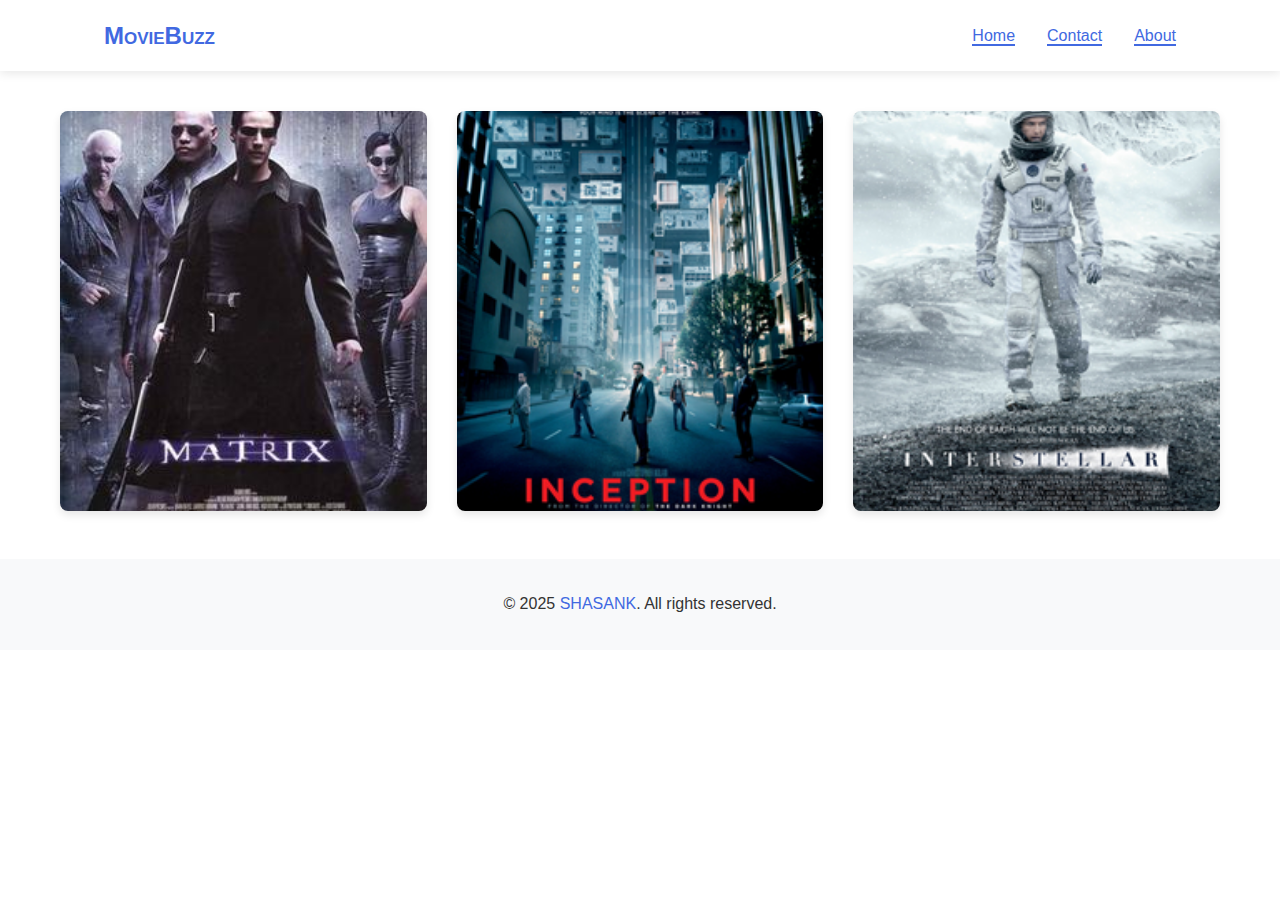
<file: index.html>
<!DOCTYPE html>
<html lang="en">

<head>
    <meta charset="UTF-8">
    <meta name="viewport" content="width=device-width, initial-scale=1.0">
    <title>Movie Collection</title>
    <link rel="stylesheet" href="style.css">
    <link rel="icon" type="image/png" href="buzz.png">
</head>

<body>
    <header>
        <nav>
            <div class="logo" style="font-variant: small-caps;">MovieBuzz</div>
            <ul class="nav-links">
                <li><a href="index.html" class="active">Home</a></li>
                <li><a href="contact.html" class="active">Contact</a></li>
                <li><a href="about.html" class="active">About</a></li>
            </ul>
        </nav>
    </header>
    <div class="container">
        <div class="movie-grid">
            <a href="The Matrix.html" class="movie-card">
                <img src="The Matrix-poster.jpg" alt="The Matrix">
                <div class="movie-info">
                    <h3>The Matrix</h3>
                    <p>When a beautiful stranger leads computer hacker Neo to a forbidding underworld, he discovers the shocking truth--the life he knows is the elaborate deception of an evil cyber-intelligence.</p>
                </div>
            </a>

            <a href="Inception.html" class="movie-card">
                <img src="Inception-poster.jpg" alt="Inception">
                <div class="movie-info">
                    <h3>Inception</h3>
                    <p>A thief who steals corporate secrets through dream-sharing technology is given the task of planting an idea into a CEO's mind.</p>
                </div>
            </a>

            <a href="interstellar.html" class="movie-card">
                <img src="interstellar-poster.jpg" alt="Interstellar">
                <div class="movie-info">
                    <h3>Interstellar</h3>
                    <p>When Earth becomes uninhabitable in the future, a farmer and ex-NASA pilot, Joseph Cooper, is tasked to pilot a spacecraft, along with a team of researchers, to find a new planet for humans.</p>
                </div>
            </a>
        </div>
    </div>

    <footer>
        <p>&copy; 2025 <a href="https://github.com/shasank00" target="_blank">SHASANK</a>. All rights reserved.</p>
    </footer>
</body>

</html>
</file>
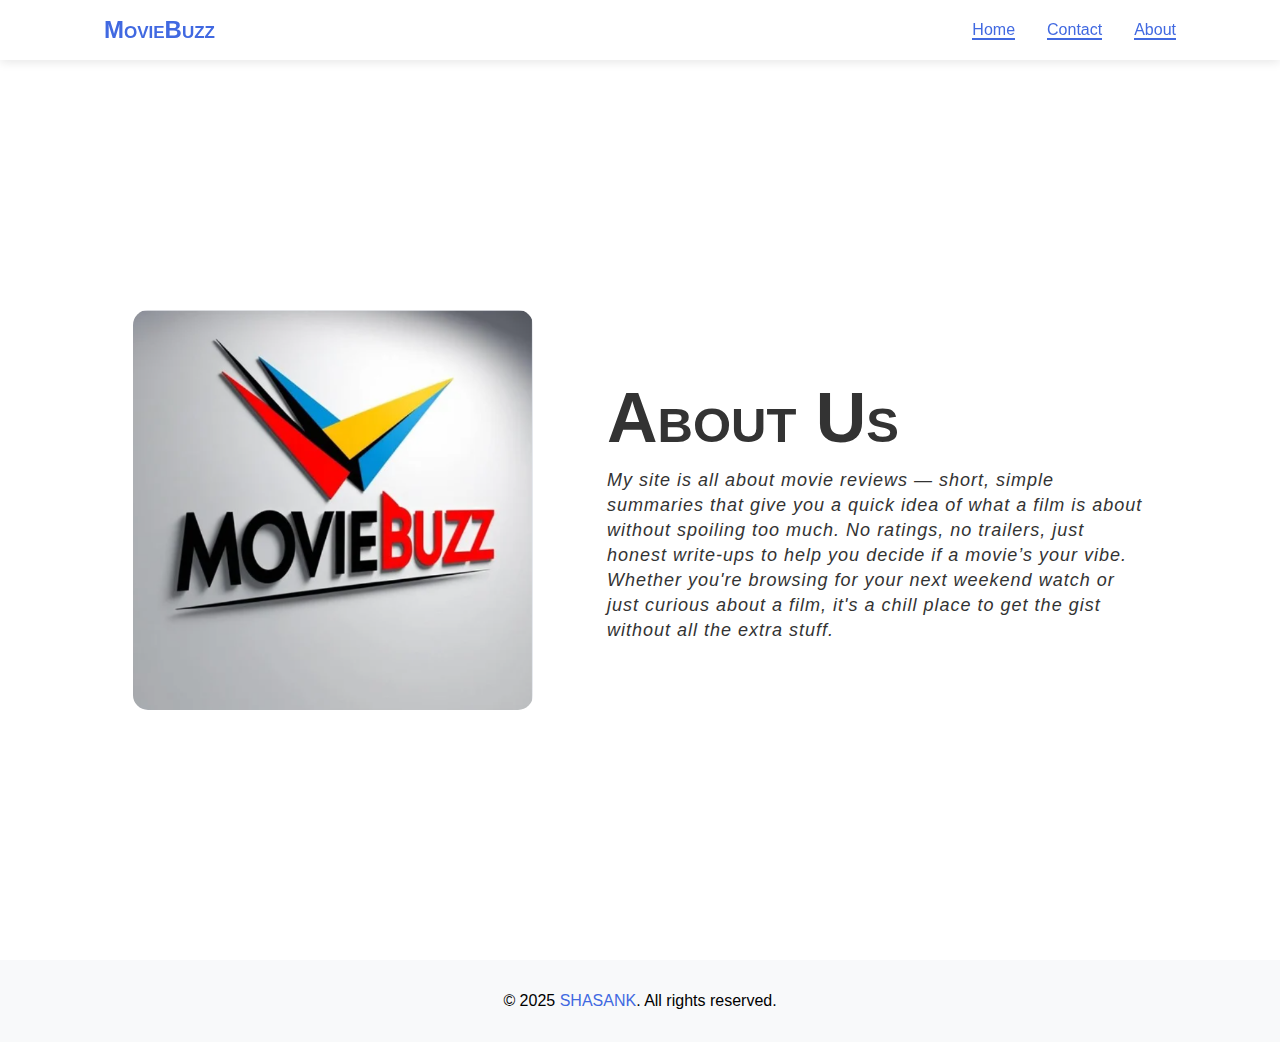
<file: about.html>
<!DOCTYPE html>
<html lang="en">

<head>
    <meta charset="UTF-8" />
    <meta name="viewport" content="width=device-width, initial-scale=1.0" />
    <meta http-equiv="X-UA-Compatible" content="ie=edge" />
    <title>About Us</title>
    <link rel="stylesheet" href="about.css" />
    <link rel="icon" type="image/png" href="buzz.png">
</head>

<body>
    <header>
        <nav>
            <div class="logo" style="font-variant: small-caps;">MovieBuzz</div>
            <ul class="nav-links">
                <li><a href="index.html" class="active">Home</a></li>
                <li><a href="contact.html" class="active">Contact</a></li>
                <li><a href="about.html" class="active">About</a></li>
            </ul>
        </nav>
    </header>

    <section class="about-us">
        <div class="about">
            <img src="buzz.png" class="pic" />
            <div class="text">
                <h2>About Us</h2>
                <p>My site is all about movie reviews — short, simple summaries that give you a quick idea of what a film is about without spoiling too much. No ratings, no trailers, just honest write-ups to help you decide if a movie’s your vibe. Whether
                    you're browsing for your next weekend watch or just curious about a film, it's a chill place to get the gist without all the extra stuff.</p>
            </div>
        </div>
    </section>

    <footer>
        <p>&copy; 2025 <a href="https://github.com/shasank00" target="_blank">SHASANK</a>. All rights reserved.</p>
    </footer>
</body>

</html>

</body>

</html>
</file>
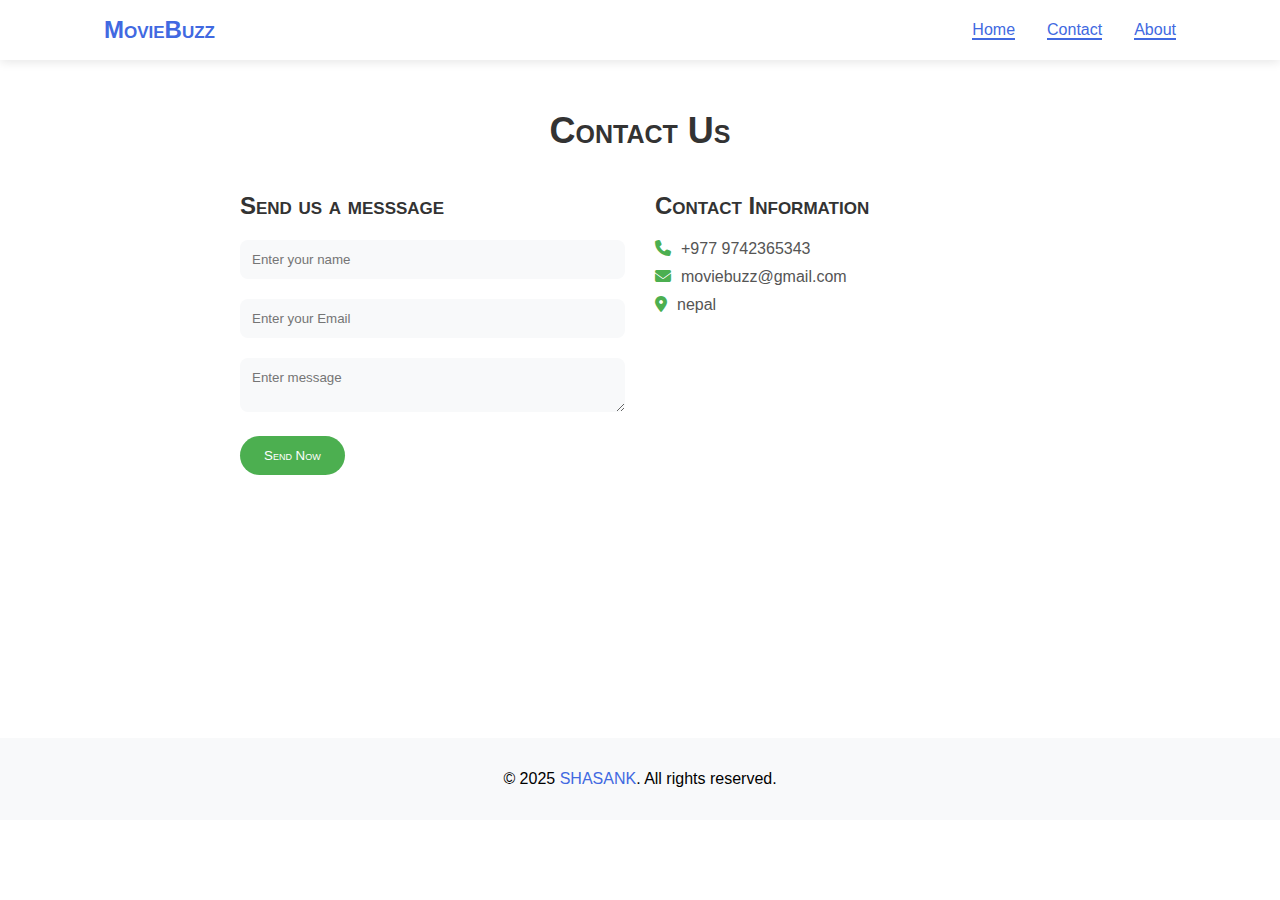
<file: contact.html>
<!DOCTYPE html>
<html lang="en" dir="ltr">

<head>
    <meta charset="UTF-8">
    <title>Contact Us</title>
    <link rel="stylesheet" href="https://cdnjs.cloudflare.com/ajax/libs/font-awesome/6.7.2/css/all.min.css">
    <link rel="stylesheet" href="contact.css">
    <link rel="icon" type="image/png" href="buzz.png">

    <meta name="viewport" content="width=device-width, initial-scale=1.0">
</head>

<body>
    <header>
        <nav>
            <div class="logo" style="font-variant: small-caps;">MovieBuzz</div>
            <ul class="nav-links">
                <li><a href="index.html" class="active">Home</a></li>
                <li><a href="contact.html" class="active">Contact</a></li>
                <li><a href="about.html" class="active">About</a></li>
            </ul>
        </nav>
    </header>
    <section class="contact">
        <div class="container">
            <h2>Contact Us</h2>
            <div class="contact-wrapper">
                <div class="contact-form">
                    <h3>Send us a messsage</h3>
                    <form>
                        <div class="form-group">
                            <input type="text" placeholder="Enter your name" name="name" style="margin-bottom: 20px;">
                        </div>
                        <div class="form-group">
                            <input type="email" placeholder="Enter your Email" name="email" style="margin-bottom: 20px;">
                        </div>
                        <div class="form-group">
                            <textarea name="message" placeholder="Enter message" style="margin-bottom: 20px;"></textarea>
                        </div>

                        <button type="submit">Send Now</button>
                    </form>
                </div>
                <div class="contact-info">
                    <h3>Contact Information</h3>
                    <p><i class="fas fa-phone"></i>+977 9742365343</p>
                    <p><i class="fas fa-envelope"></i>moviebuzz@gmail.com</p>
                    <p><i class="fas fa-map-marker-alt"></i>nepal</p>
                </div>
            </div>
        </div>
    </section>


    <footer>
        <p>&copy; 2025 <a href="https://github.com/shasank00" target="_blank">SHASANK</a>. All rights reserved.</p>
    </footer>
</body>

</html>
</file>
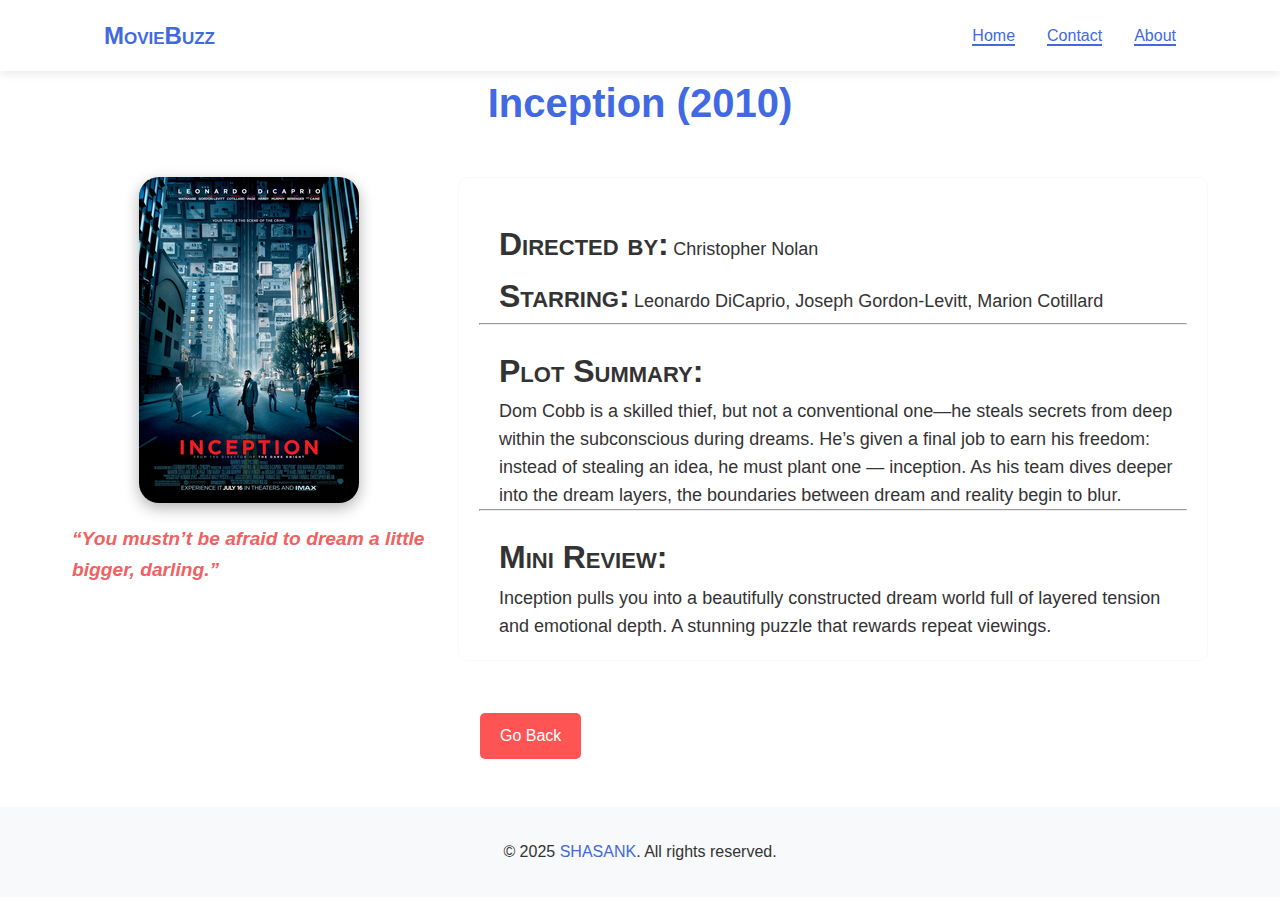
<file: Inception.html>
<!DOCTYPE html>
<html lang="en">

<head>
    <meta charset="UTF-8">
    <meta name="viewport" content="width=device-width, initial-scale=1.0">
    <title>Inception</title>
    <link rel="stylesheet" href="style.css">
    <link rel="icon" type="image/png" href="buzz.png">
</head>

<body>
    <header>
        <nav>
            <div class="logo" style="font-variant: small-caps;">MovieBuzz</div>
            <ul class="nav-links">
                <li><a href="index.html" class="active">Home</a></li>
                <li><a href="contact.html" class="active">Contact</a></li>
                <li><a href="about.html" class="active">About</a></li>

            </ul>
        </nav>
    </header>

    <h1>Inception (2010)</h1>
    <section class="contain">
        <div class="poster-section">
            <img src="Inception-poster.jpg" alt="Interstellar Poster" class="poster" />
            <quote1>“You mustn’t be afraid to dream a little bigger, darling.”</quote1>
        </div>
        <div class="content-section">
            <div class="title">
                <p1><span>Directed by:</span>
                    <span1>Christopher Nolan</span1>
                    <br><span>Starring:</span>
                    <span1>Leonardo DiCaprio, Joseph Gordon-Levitt, Marion Cotillard</span1>
                </p1>
            </div>
            <hr>
            <div class="plot">
                <p2><span>Plot Summary:</span>
                    <div class="p">Dom Cobb is a skilled thief, but not a conventional one—he steals secrets from deep within the subconscious during dreams. He’s given a final job to earn his freedom: instead of stealing an idea, he must plant one — inception. As his
                        team dives deeper into the dream layers, the boundaries between dream and reality begin to blur.</div>
                </p2>
            </div>
            <hr>
            <div class="rev">
                <p2><span>Mini Review:</span>
                    <div class="p">Inception pulls you into a beautifully constructed dream world full of layered tension and emotional depth. A stunning puzzle that rewards repeat viewings.</div>
                </p2>
            </div>
        </div>
    </section>

    <a href="index.html" id="go-back-link">Go Back</a>
    <footer>
        <p>&copy; 2025 <a href="https://github.com/shasank00" target="_blank">SHASANK</a>. All rights reserved.</p>
    </footer>
</body>

</html>
</file>
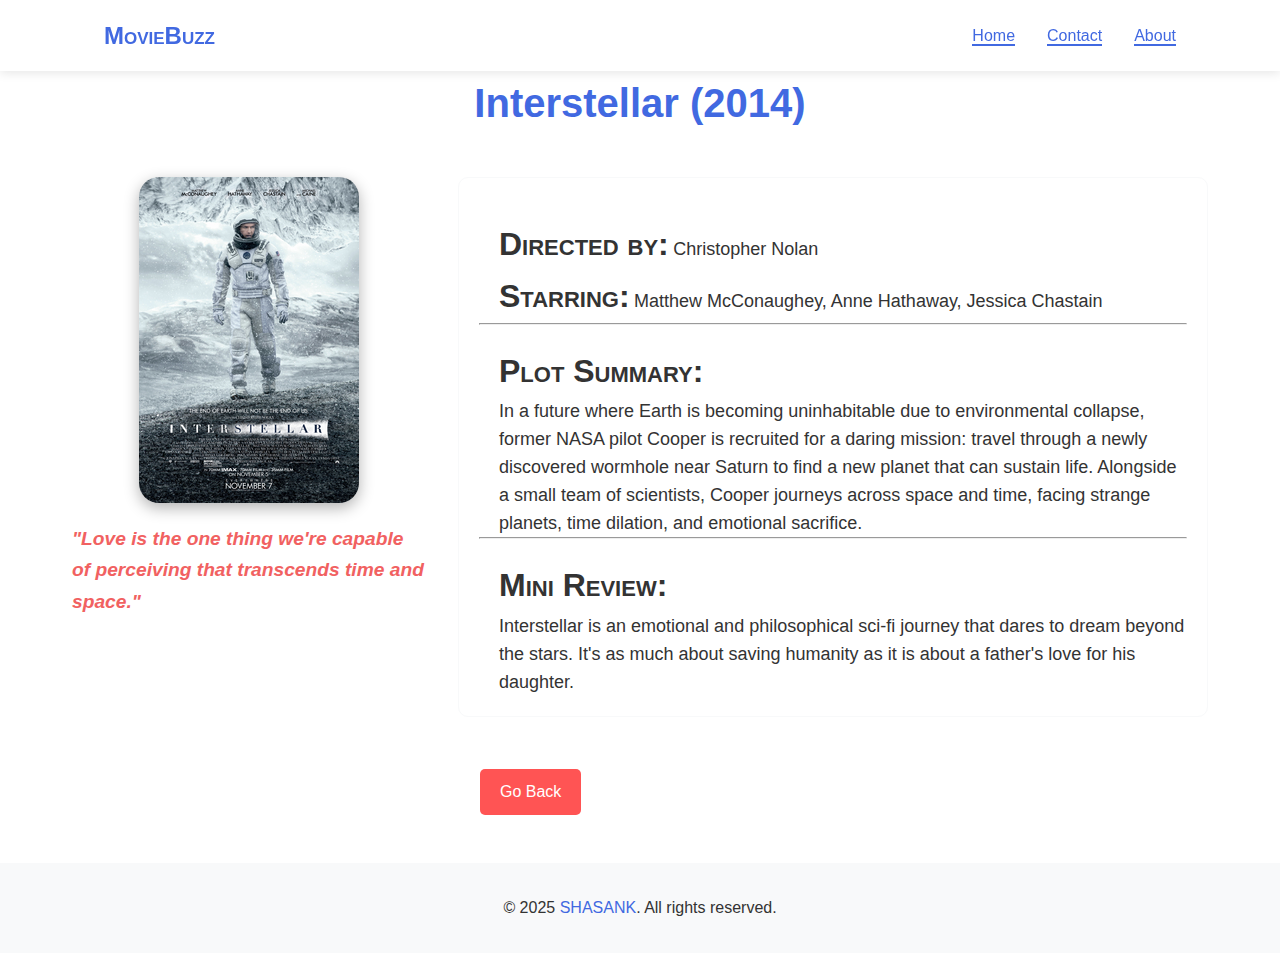
<file: interstellar.html>
<!DOCTYPE html>
<html lang="en">

<head>
    <meta charset="UTF-8">
    <meta name="viewport" content="width=device-width, initial-scale=1.0">
    <title>Interstellar</title>
    <link rel="stylesheet" href="style.css">
    <link rel="icon" type="image/png" href="buzz.png">
</head>

<body>
    <header>
        <nav>
            <div class="logo" style="font-variant: small-caps;">MovieBuzz</div>
            <ul class="nav-links">
                <li><a href="index.html" class="active">Home</a></li>
                <li><a href="contact.html" class="active">Contact</a></li>
                <li><a href="about.html" class="active">About</a></li>
            </ul>
        </nav>
    </header>

    <h1>Interstellar (2014)</h1>
    <section class="contain">
        <div class="poster-section">
            <img src="interstellar-poster.jpg" alt="Interstellar Poster" class="poster" />
            <quote1>"Love is the one thing we're capable of perceiving that transcends time and space."</quote1>
        </div>
        <div class="content-section">
            <div class="title">
                <p1><span>Directed by:</span>
                    <span1>Christopher Nolan</span1>
                    <br><span>Starring:</span>
                    <span1>Matthew McConaughey, Anne Hathaway, Jessica Chastain</span1>
                </p1>
            </div>
            <hr>
            <div class="plot">
                <p2><span>Plot Summary:</span>
                    <div class="p">In a future where Earth is becoming uninhabitable due to environmental collapse, former NASA pilot Cooper is recruited for a daring mission: travel through a newly discovered wormhole near Saturn to find a new planet that can sustain
                        life. Alongside a small team of scientists, Cooper journeys across space and time, facing strange planets, time dilation, and emotional sacrifice.</div>
                </p2>
            </div>
            <hr>
            <div class="rev">
                <p2><span>Mini Review:</span>
                    <div class="p">Interstellar is an emotional and philosophical sci-fi journey that dares to dream beyond the stars. It's as much about saving humanity as it is about a father's love for his daughter.</div>
                </p2>
            </div>
        </div>
    </section>
    <a href="index.html" id="go-back-link">Go Back</a>
    <footer>
        <p>&copy; 2025 <a href="https://github.com/shasank00" target="_blank">SHASANK</a>. All rights reserved.</p>
    </footer>
</body>

</html>
</file>
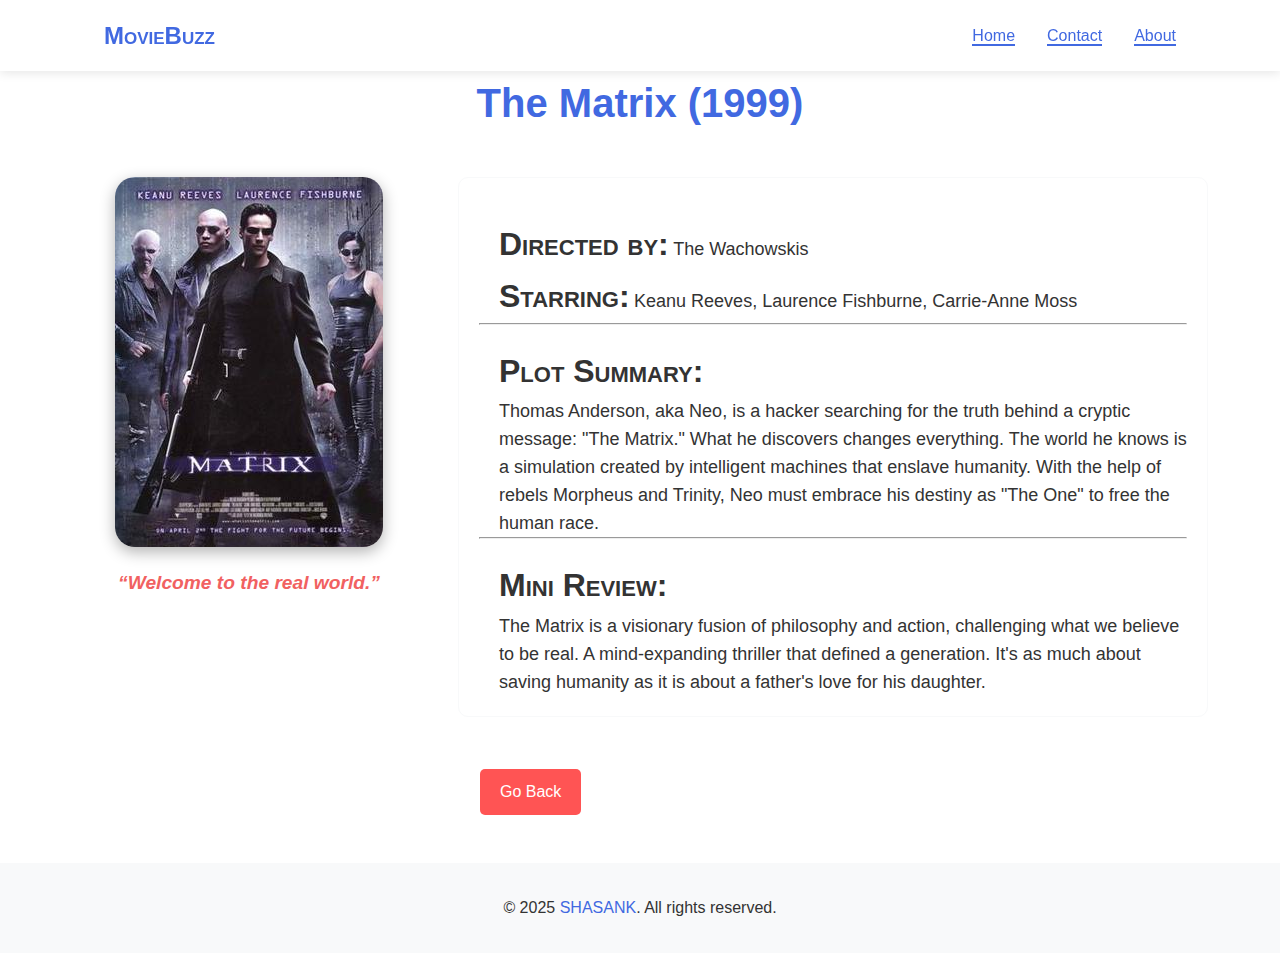
<file: The Matrix.html>
<!DOCTYPE html>
<html lang="en">

<head>
    <meta charset="UTF-8">
    <meta name="viewport" content="width=device-width, initial-scale=1.0">
    <title>The Matrix</title>
    <link rel="stylesheet" href="style.css">
    <link rel="icon" type="image/png" href="buzz.png">
</head>

<body>
    <header>
        <nav>
            <div class="logo" style="font-variant: small-caps;">MovieBuzz</div>
            <ul class="nav-links">
                <li><a href="index.html" class="active">Home</a></li>
                <li><a href="contact.html" class="active">Contact</a></li>
                <li><a href="about.html" class="active">About</a></li>
            </ul>
        </nav>
    </header>

    <h1>The Matrix (1999)</h1>
    <section class="contain">
        <div class="poster-section">
            <img src="The Matrix-poster.jpg" alt="Interstellar Poster" class="poster" />
            <quote1>“Welcome to the real world.”</quote1>
        </div>
        <div class="content-section">
            <div class="title">
                <p1><span>Directed by:</span>
                    <span1>The Wachowskis</span1>
                    <br><span>Starring:</span>
                    <span1>Keanu Reeves, Laurence Fishburne, Carrie-Anne Moss</span1>
                </p1>
            </div>
            <hr>
            <div class="plot">
                <p2><span>Plot Summary:</span>
                    <div class="p">Thomas Anderson, aka Neo, is a hacker searching for the truth behind a cryptic message: "The Matrix." What he discovers changes everything. The world he knows is a simulation created by intelligent machines that enslave humanity. With
                        the help of rebels Morpheus and Trinity, Neo must embrace his destiny as "The One" to free the human race.</div>
                </p2>
            </div>
            <hr>
            <div class="rev">
                <p2><span>Mini Review:</span>
                    <div class="p">The Matrix is a visionary fusion of philosophy and action, challenging what we believe to be real. A mind-expanding thriller that defined a generation. It's as much about saving humanity as it is about a father's love for his daughter.</div>
                </p2>
            </div>
        </div>
    </section>
    <a href="index.html" id="go-back-link">Go Back</a>
    <footer>
        <p>&copy; 2025 <a href="https://github.com/shasank00" target="_blank">SHASANK</a>. All rights reserved.</p>
    </footer>
</body>

</html>
</file>
<file: style.css>
/* filepath: vsls:/style.css */

:root {
    --primary-color: #4169e1;
    --secondary-color: #f8f9fa;
    --text-color: #333;
    --accent-color: #f16161;
    --font-main: 'Segoe UI', Tahoma, Geneva, Verdana, sans-serif;
}

* {
    margin: 0;
    padding: 0;
    box-sizing: border-box;
}

body {
    font-family: var(--font-main);
    color: var(--text-color);
    line-height: 1.64;
    background-color: #fff;
    margin: 0;
}

.container {
    max-width: 1200px;
    margin: 0 auto;
    padding: 0 20px;
}

a {
    text-decoration: none;
    color: var(--primary-color);
}


/* Header and Navigation */

header {
    background-color: #fff;
    box-shadow: 0 2px 10px rgba(0, 0, 0, 0.1);
    position: sticky;
    top: 0;
    z-index: 100;
}

nav {
    display: flex;
    justify-content: space-between;
    align-items: center;
    padding: 1rem 5%;
    max-width: 1200px;
    margin: 0 auto;
}

.logo {
    font-size: 1.5rem;
    font-weight: bold;
    color: var(--primary-color);
}

.nav-links {
    display: flex;
    list-style: none;
    padding: 0;
    margin: 0;
}

.nav-links li {
    margin-left: 2rem;
}

.nav-links a {
    color: var(--text-color);
    font-weight: 500;
    transition: color 0.3s ease;
}

.nav-links a:hover,
.nav-links a.active {
    color: var(--primary-color);
}

.nav-links a.active {
    border-bottom: 2px solid var(--primary-color);
}


/* Movie Grid */

.movie-grid {
    display: grid;
    grid-template-columns: repeat(auto-fill, minmax(300px, 1fr));
    gap: 30px;
    margin-top: 40px;
}

.movie-card {
    position: relative;
    border-radius: 8px;
    overflow: hidden;
    box-shadow: 0 4px 8px rgba(0, 0, 0, 0.1);
    transition: transform 0.3s ease, box-shadow 0.3s ease;
    display: block;
    text-decoration: none;
    height: 400px;
}

.movie-card:hover {
    transform: translateY(-10px);
    box-shadow: 0 10px 20px rgba(0, 0, 0, 0.2);
}

.movie-card img {
    width: 100%;
    height: 100%;
    object-fit: cover;
    border-radius: 0;
    transition: filter 0.3s ease;
}

.movie-card:hover img {
    filter: brightness(30%);
}

.movie-info {
    position: absolute;
    bottom: 0;
    left: 0;
    right: 0;
    padding: 20px;
    background: linear-gradient(to top, rgba(0, 0, 0, 0.8), transparent);
    transform: translateY(100%);
    transition: transform 0.3s ease;
    color: white;
    opacity: 0;
}

.movie-card:hover .movie-info {
    transform: translateY(0);
    opacity: 1;
}

.movie-info h3 {
    margin-top: 0;
    font-size: 24px;
    color: white;
    margin-bottom: 10px;
}

.movie-info p {
    color: rgba(255, 255, 255, 0.8);
    margin-bottom: 15px;
}

#go-back-link {
    margin-left: 30rem;
    display: inline-block;
    margin-top: 20px;
    padding: 10px 20px;
    background-color: #ff5454;
    color: #fff;
    text-decoration: none;
    border-radius: 5px;
}

#go-back-link:hover {
    background-color: #ff3333;
}


/* Footer */

footer {
    background-color: var(--secondary-color);
    text-align: center;
    padding: 2rem 0;
    margin-top: 3rem;
}


/* Other styles from your original CSS */

h1 {
    text-align: center;
    font-size: 2.5rem;
    margin-bottom: 0.5rem;
    color: var(--primary-color);
}

quote1 {
    font-family: var(--font-main);
    font-weight: bold;
    margin-top: 20px;
    align-items: center;
    font-style: italic;
    font-size: larger;
    color: var(--accent-color);
}

span {
    font-family: var(--font-main);
    font-weight: bold;
    font-variant: small-caps;
    font-size: xx-large;
    color: var(--text-color);
}

p1 {
    font-family: var(--font-main);
    font-weight: 100;
    color: var(--text-color);
}

img {
    max-width: 100%;
    height: auto;
    box-shadow: 0 5px 15px rgba(0, 0, 0, 0.3);
    border-radius: 20px;
}

.movie-card img {
    border-radius: 0;
    box-shadow: none;
}

.plot {
    margin-top: 20px;
    margin-left: 20px;
}

.rev {
    margin-top: 20px;
    margin-left: 20px;
}

.title {
    margin-top: 20px;
    margin-left: 20px;
}

.contain {
    display: flex;
    flex-direction: row;
    gap: 2rem;
    padding: 2rem;
    max-width: 1200px;
    margin: 0 auto;
}

.poster-section {
    flex: 1;
    display: flex;
    flex-direction: column;
    align-items: center;
}

.content-section {
    flex: 2;
    background-color: rgba(255, 255, 255, 0.1);
    padding: 20px;
    border-radius: 10px;
    border: 1px solid var(--secondary-color);
}

.p {
    line-height: 28px;
    font-family: var(--font-main);
    font-size: large;
    color: var(--text-color);
}

span1 {
    font-family: var(--font-main);
    font-size: large;
    color: var(--text-color);
}
</file>
<file: about.css>
:root {
  --primary-color: #4169e1;
  --secondary-color: #f8f9fa;
  --text-color: #333;
  --accent-color: #f16161;
  --font-main: 'Segoe UI', Tahoma, Geneva, Verdana, sans-serif;
}
*{
  margin: 0;
  padding: 0;
  box-sizing: border-box;
  font-family: "Poppins" , sans-serif;
}

a {
  text-decoration: none;
  color: var(--primary-color);
}

/*nav*/

header {
  background-color: #fff;
  box-shadow: 0 2px 10px rgba(0, 0, 0, 0.1);
  position: sticky;
  top: 0;
  z-index: 100;
}

nav {
  display: flex;
  justify-content: space-between;
  align-items: center;
  padding: 1rem 5%;
  max-width: 1200px;
  margin: 0 auto;
}

.logo {
  font-size: 1.5rem;
  font-weight: bold;
  color: var(--primary-color);
}

.nav-links {
  display: flex;
  list-style: none;
  padding: 0;
  margin: 0;
}

.nav-links li {
  margin-left: 2rem;
}

.nav-links a {
  color: var(--text-color);
  font-weight: 500;
  transition: color 0.3s ease;
}

.nav-links a:hover,
.nav-links a.active {
  color: var(--primary-color);
}

.nav-links a.active {
  border-bottom: 2px solid var(--primary-color);
}

/*footer*/

footer {
  background-color: var(--secondary-color);
  text-align: center;
  padding: 2rem 0;
  margin-top:;
}

/*about*/

.about-us {
  display: flex;
  align-items: center;
  height: 100vh;
  width: 100%;
  background: #fff;
}
.pic {
  height: auto;
  width: 400px;
  border-radius: 15px;
}
.about {
  width: 1130px;
  max-width: 85%;
  margin: 0 auto;
  display: flex;
  align-items: center;
  justify-content: space-around;
}
.text {
  width: 540px;
}
.text h2 {
  color: #333;
  font-size: 70px;
  font-weight: 600;
  margin-bottom: 10px;
  font-variant: small-caps;
}
.text h5 {
  color: #333;
  font-size: 22px;
  font-weight: 500;
  margin-bottom: 20px;
}
span {
  color: #4070f4;
}
.text p {
  color: #333;
  font-size: 18px;
  line-height: 25px;
  letter-spacing: 1px;
  font-style: italic;
}
.data {
  margin-top: 30px;
}
.hire {
  font-size: 18px;
  background: #4070f4;
  color: #fff;
  text-decoration: none;
  border: none;
  padding: 12px 25px;
  border-radius: 6px;
  transition: 0.5s;
}
.hire:hover {
  background: #000;
}
</file>
<file: contact.css>
:root {
  --primary-color: #4169e1;
  --secondary-color: #f8f9fa;
  --text-color: #333;
  --accent-color: #f16161;
  --font-main: 'Segoe UI', Tahoma, Geneva, Verdana, sans-serif;
}
*{
  margin: 0;
  padding: 0;
  box-sizing: border-box;
  font-family: "Poppins" , sans-serif;
}

a {
  text-decoration: none;
  color: var(--primary-color);
}

/*nav*/

header {
  background-color: #fff;
  box-shadow: 0 2px 10px rgba(0, 0, 0, 0.1);
  position: sticky;
  top: 0;
  z-index: 100;
}

nav {
  display: flex;
  justify-content: space-between;
  align-items: center;
  padding: 1rem 5%;
  max-width: 1200px;
  margin: 0 auto;
}

.logo {
  font-size: 1.5rem;
  font-weight: bold;
  color: var(--primary-color);
}

.nav-links {
  display: flex;
  list-style: none;
  padding: 0;
  margin: 0;
}

.nav-links li {
  margin-left: 2rem;
}

.nav-links a {
  color: var(--text-color);
  font-weight: 500;
  transition: color 0.3s ease;
}

.nav-links a:hover,
.nav-links a.active {
  color: var(--primary-color);
}

.nav-links a.active {
  border-bottom: 2px solid var(--primary-color);
}

/*footer*/

footer {
  background-color: var(--secondary-color);
  text-align: center;
  padding: 2rem 0;
  margin-top: 3rem;
}

/*contact*/

.contact{
  min-height: 70vh;
  background-color: white;
  padding: 50px;
  text-align: center;
}
.container{
  max-width: 800px;
  margin: 0 auto;
}
.container h2{
  font-size: 36px;
  margin-bottom: 40px;
  color: #333;
}
.contact-wrapper{
display: grid;
grid-template-columns: repeat(2,1fr);
grid-gap: 30px;
}
.contact-form{
  text-align: left;
}
.contact-form h3{
  font-size: 24px;
  margin-bottom: 20px;
  color: #333;
}
.from-group{
  margin-bottom: 20px;
}
input, textarea{
  width: 100%;
  padding: 12px;
  border: none;
  border-radius: 8px;
  background-color: #f8f9fa;
  color: #333;
}
input:focus,textarea:focus{
  outline: none;
  box-shadow: 0 0 8px #bbb);
}
button{
  display: inline-block;
  padding: 12px 24px;
  background-color: #4caf50;
  color: #fff;
  border: none;
  border-radius: 20px;
  cursor: pointer;
  transition: 0.3s ease;
  font-variant: small-caps;
}
button:hover{
  background-color: #45a049;
}
.contact-info{
  text-align: left;
} 
.contact-info h3{
  font-size: 24px;
  margin-bottom: 20px;
  color: #333;
}
.contact-info p{
  margin-bottom: 10px;
  color: #555;
}
.contact-info i{
  margin-right: 10px;
  color: #4caf50;
} 
h3,h2{
  font-variant: small-caps;
}
</file>
